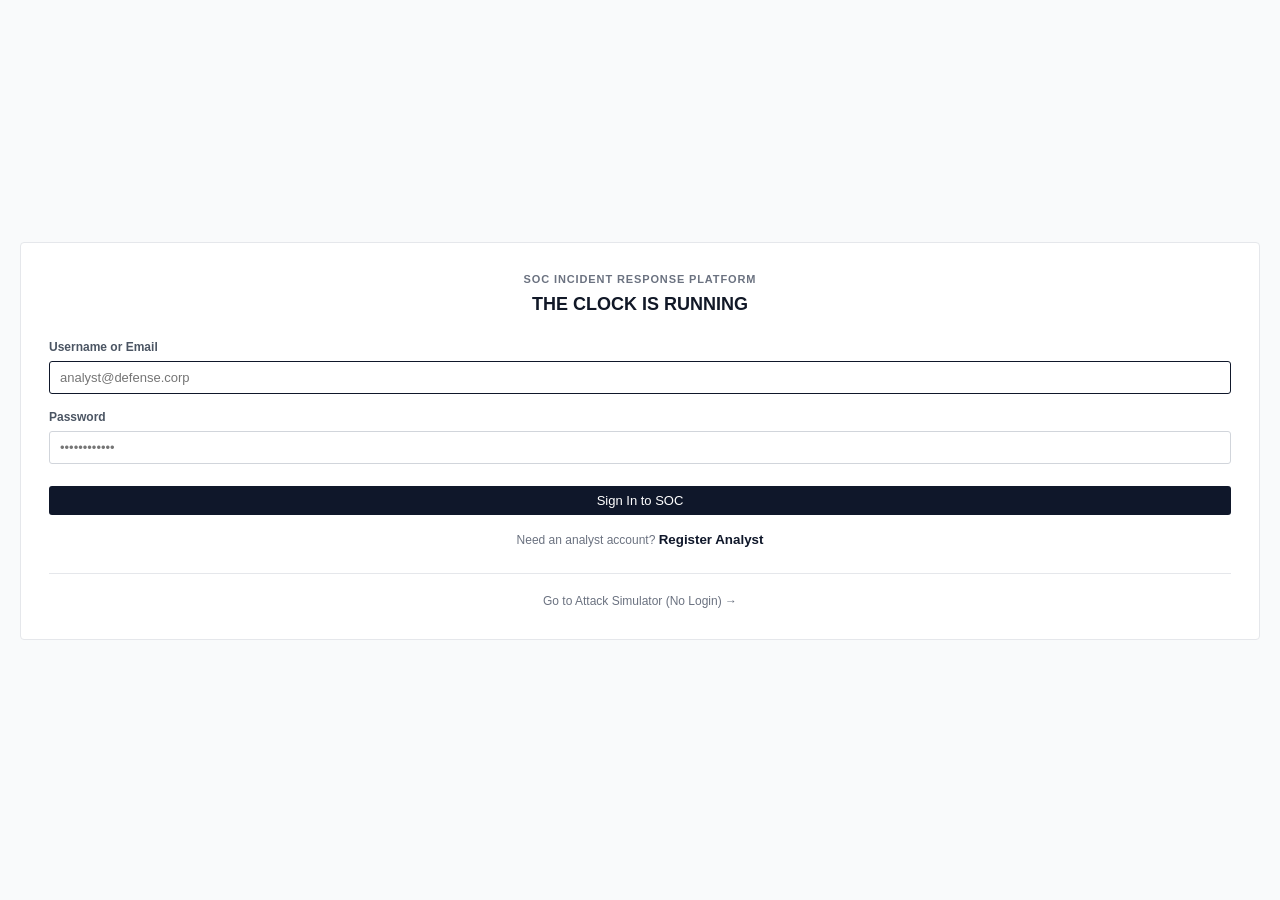
<file: frontend/index.html>
<!DOCTYPE html>
<html lang="en">
<head>
  <meta charset="UTF-8" />
  <meta name="viewport" content="width=device-width, initial-scale=1.0" />
  <title>THE CLOCK IS RUNNING — SOC Platform</title>
  <link rel="stylesheet" href="css/style.css" />
  <script>
    // Root entry point routing
    const token = localStorage.getItem('token');
    if (token) {
      window.location.replace('soc.html');
    } else {
      window.location.replace('login.html');
    }
  </script>
</head>
<body style="min-height: 100vh; display: flex; align-items: center; justify-content: center; background: var(--bg-secondary);">
  <div style="text-align: center; color: var(--text-muted); font-size: 13px;">
    <p>Redirecting to THE CLOCK IS RUNNING...</p>
    <div style="margin-top: 14px;">
      <a href="soc.html" class="btn btn-secondary btn-sm" style="margin-right: 8px;">SOC Dashboard</a>
      <a href="attack.html" class="btn btn-secondary btn-sm">Attack Simulator</a>
    </div>
  </div>
</body>
</html>
</file>
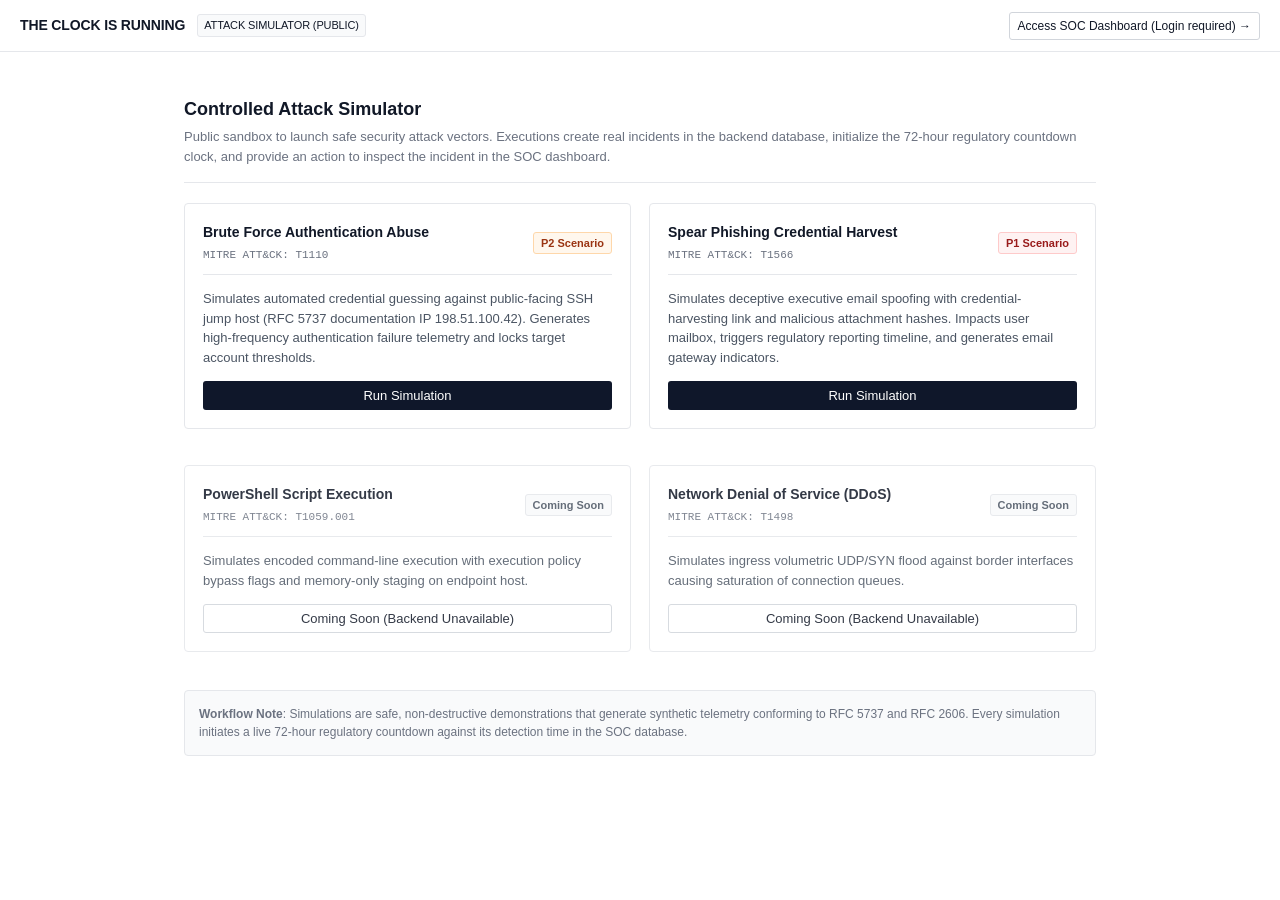
<file: frontend/attack.html>
<!DOCTYPE html>
<html lang="en">
<head>
  <meta charset="UTF-8" />
  <meta name="viewport" content="width=device-width, initial-scale=1.0" />
  <title>Controlled Attack Simulator — THE CLOCK IS RUNNING</title>
  <link rel="stylesheet" href="css/style.css" />
</head>
<body style="min-height: 100vh; background: var(--bg-primary);">

  <!-- Simulator Top Header -->
  <header class="header">
    <div class="header-brand">
      <a href="attack.html" style="display: flex; align-items: center; gap: 8px;">
        <span>THE CLOCK IS RUNNING</span>
      </a>
      <span class="badge-tag">ATTACK SIMULATOR (PUBLIC)</span>
    </div>
    <div class="header-actions">
      <a href="soc.html" class="btn btn-secondary btn-sm">
        Access SOC Dashboard (Login required) &rarr;
      </a>
    </div>
  </header>

  <main class="page-body" style="max-width: 960px; margin-top: 20px;">
    <div class="page-header">
      <div>
        <h1 class="page-title">Controlled Attack Simulator</h1>
        <p class="page-subtitle">
          Public sandbox to launch safe security attack vectors. Executions create real incidents in the backend database,
          initialize the 72-hour regulatory countdown clock, and provide an action to inspect the incident in the SOC dashboard.
        </p>
      </div>
    </div>

    <!-- Alert Messages -->
    <div id="sim-error" class="state-error" style="display: none;"></div>
    <div id="sim-status" style="display: none; padding: 12px 16px; background: #eff6ff; border: 1px solid #bfdbfe; color: #1e40af; border-radius: 4px; margin-bottom: 18px; font-size: 13px;"></div>

    <!-- Simulation Success Result Container -->
    <div id="sim-result-box" style="display: none; padding: 16px 20px; background: #f0fdf4; border: 1px solid #bbf7d0; border-radius: 4px; margin-bottom: 20px;">
      <div style="display: flex; justify-content: space-between; align-items: center; flex-wrap: gap; gap: 12px;">
        <div>
          <div style="font-size: 11px; font-weight: 700; color: #166534; text-transform: uppercase; letter-spacing: 0.05em;">Simulation Success</div>
          <div style="font-size: 15px; font-weight: 600; color: #14532d; margin-top: 2px;">
            Created Incident <span id="res-incident-id" class="mono" style="font-weight: 700;">#—</span>: <span id="res-incident-title">—</span>
          </div>
          <div id="res-incident-desc" style="font-size: 12px; color: #166534; margin-top: 4px;">
            72-hour regulatory clock initialized.
          </div>
        </div>
        <div>
          <a id="btn-open-incident" href="#" class="btn btn-primary" style="background: #15803d; border-color: #15803d; text-decoration: none;">
            Open Incident in SOC &rarr;
          </a>
        </div>
      </div>
    </div>

    <div class="grid-2">
      <!-- Card 1: Brute Force -->
      <div class="panel" style="display: flex; flex-direction: column; justify-content: space-between;">
        <div>
          <div class="panel-header">
            <div>
              <h2 class="panel-title">Brute Force Authentication Abuse</h2>
              <span class="mono" style="font-size: 11px; color: var(--text-muted);">MITRE ATT&CK: T1110</span>
            </div>
            <span class="badge badge-p2">P2 Scenario</span>
          </div>
          <p style="font-size: 13px; color: var(--text-secondary); line-height: 1.5; margin-bottom: 14px;">
            Simulates automated credential guessing against public-facing SSH jump host (RFC 5737 documentation IP 198.51.100.42).
            Generates high-frequency authentication failure telemetry and locks target account thresholds.
          </p>
        </div>
        <button id="btn-sim-bruteforce" class="btn btn-primary" style="width: 100%;">
          Run Simulation
        </button>
      </div>

      <!-- Card 2: Phishing -->
      <div class="panel" style="display: flex; flex-direction: column; justify-content: space-between;">
        <div>
          <div class="panel-header">
            <div>
              <h2 class="panel-title">Spear Phishing Credential Harvest</h2>
              <span class="mono" style="font-size: 11px; color: var(--text-muted);">MITRE ATT&CK: T1566</span>
            </div>
            <span class="badge badge-p1">P1 Scenario</span>
          </div>
          <p style="font-size: 13px; color: var(--text-secondary); line-height: 1.5; margin-bottom: 14px;">
            Simulates deceptive executive email spoofing with credential-harvesting link and malicious attachment hashes.
            Impacts user mailbox, triggers regulatory reporting timeline, and generates email gateway indicators.
          </p>
        </div>
        <button id="btn-sim-phishing" class="btn btn-primary" style="width: 100%;">
          Run Simulation
        </button>
      </div>

      <!-- Card 3: PowerShell -->
      <div class="panel" style="display: flex; flex-direction: column; justify-content: space-between; opacity: 0.85;">
        <div>
          <div class="panel-header">
            <div>
              <h2 class="panel-title">PowerShell Script Execution</h2>
              <span class="mono" style="font-size: 11px; color: var(--text-muted);">MITRE ATT&CK: T1059.001</span>
            </div>
            <span class="badge badge-default">Coming Soon</span>
          </div>
          <p style="font-size: 13px; color: var(--text-secondary); line-height: 1.5; margin-bottom: 14px;">
            Simulates encoded command-line execution with execution policy bypass flags and memory-only staging on endpoint host.
          </p>
        </div>
        <button id="btn-sim-powershell" class="btn btn-secondary" style="width: 100%;">
          Coming Soon (Backend Unavailable)
        </button>
      </div>

      <!-- Card 4: DDoS -->
      <div class="panel" style="display: flex; flex-direction: column; justify-content: space-between; opacity: 0.85;">
        <div>
          <div class="panel-header">
            <div>
              <h2 class="panel-title">Network Denial of Service (DDoS)</h2>
              <span class="mono" style="font-size: 11px; color: var(--text-muted);">MITRE ATT&CK: T1498</span>
            </div>
            <span class="badge badge-default">Coming Soon</span>
          </div>
          <p style="font-size: 13px; color: var(--text-secondary); line-height: 1.5; margin-bottom: 14px;">
            Simulates ingress volumetric UDP/SYN flood against border interfaces causing saturation of connection queues.
          </p>
        </div>
        <button id="btn-sim-ddos" class="btn btn-secondary" style="width: 100%;">
          Coming Soon (Backend Unavailable)
        </button>
      </div>
    </div>

    <div style="margin-top: 20px; padding: 14px; background: var(--bg-secondary); border: 1px solid var(--border-color); border-radius: 4px; font-size: 12px; color: var(--text-muted);">
      <strong>Workflow Note</strong>: Simulations are safe, non-destructive demonstrations that generate synthetic telemetry conforming to RFC 5737 and RFC 2606. Every simulation initiates a live 72-hour regulatory countdown against its detection time in the SOC database.
    </div>
  </main>

  <script src="js/api.js"></script>
  <script src="js/attack.js"></script>
</body>
</html>
</file>
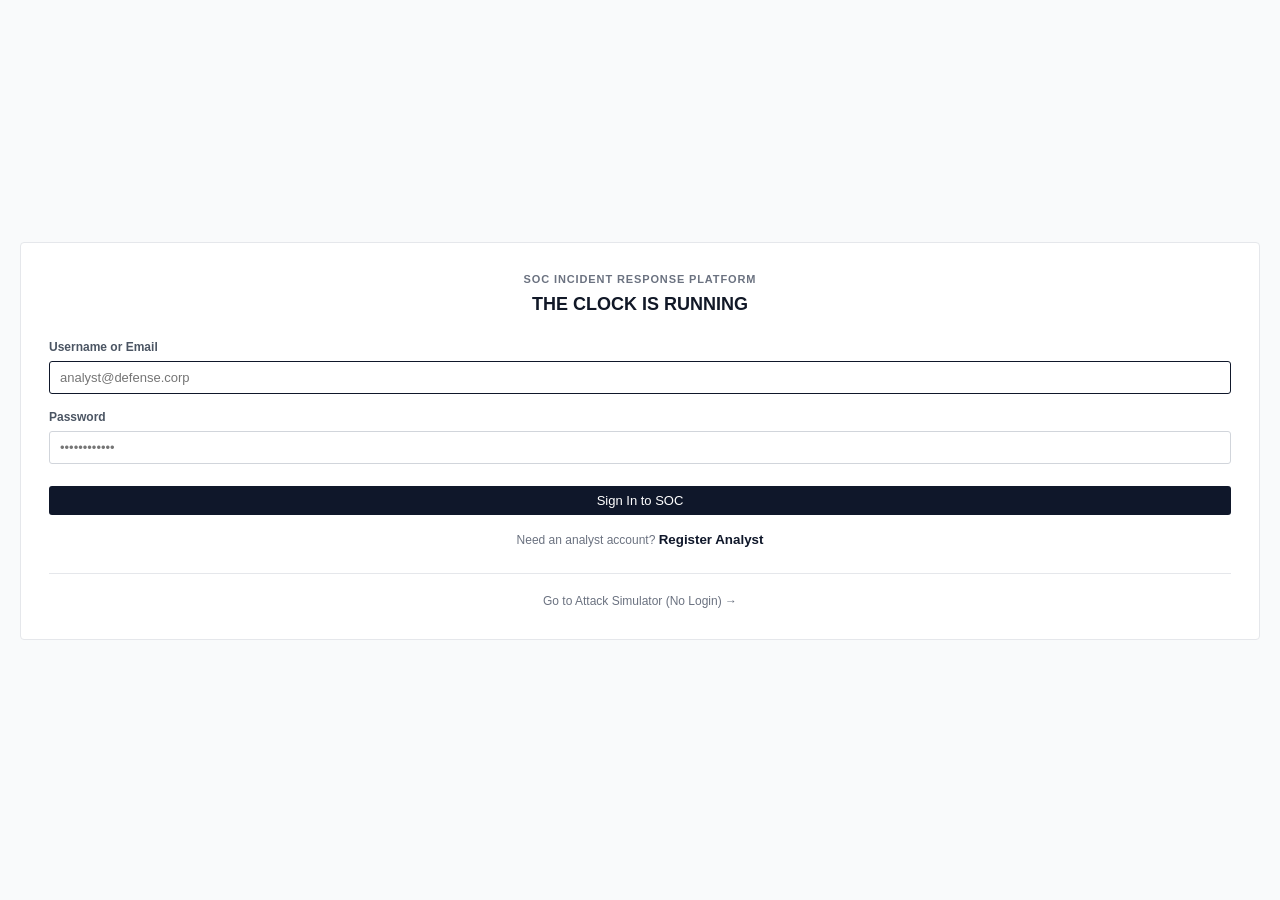
<file: frontend/incident.html>
<!DOCTYPE html>
<html lang="en">
<head>
  <meta charset="UTF-8" />
  <meta name="viewport" content="width=device-width, initial-scale=1.0" />
  <title>Incident Details — THE CLOCK IS RUNNING</title>
  <link rel="stylesheet" href="css/style.css" />
</head>
<body>

  <div class="app-container">
    <!-- Sidebar -->
    <aside class="sidebar">
      <div>
        <div class="nav-section">
          <span class="nav-label">Operations</span>
          <a href="soc.html" class="nav-item active">
            Incidents
          </a>
        </div>

        <div class="nav-section" style="margin-top: 20px;">
          <span class="nav-label">Tools</span>
          <a href="attack.html" class="nav-item">
            Attack Simulator
          </a>
        </div>
      </div>

      <div style="padding: 10px 8px; border-top: 1px solid var(--border-color); font-size: 11px; color: var(--text-muted);">
        <div>NIST SP 800-61 Rev 2</div>
        <div>72h Countdown Active</div>
      </div>
    </aside>

    <!-- Main Content Area -->
    <div class="main-content">
      <!-- Top Header -->
      <header class="header">
        <div class="header-brand">
          <a href="soc.html" style="display: flex; align-items: center; gap: 8px;">
            <span>THE CLOCK IS RUNNING</span>
          </a>
          <span class="badge-tag">SOC TIER-3</span>
        </div>

        <div class="header-actions">
          <a href="attack.html" class="btn btn-secondary btn-sm">
            Attack Simulator
          </a>
          <div id="header-user-info"></div>
        </div>
      </header>

      <main class="page-body">
        <!-- Back Breadcrumb -->
        <div style="margin-bottom: 14px;">
          <a href="soc.html" style="font-size: 12px; color: var(--text-muted);">
            &larr; Back to Incident Queue
          </a>
        </div>

        <!-- Global Status Messages -->
        <div id="alert-error" class="state-error" style="display: none;"></div>
        <div id="alert-success" style="display: none; padding: 10px 14px; background: #f0fdf4; border: 1px solid #bbf7d0; color: #166534; border-radius: 4px; margin-bottom: 14px; font-size: 13px;"></div>

        <!-- Incident Headline Header -->
        <div class="page-header" style="align-items: center;">
          <div>
            <div style="display: flex; align-items: center; gap: 8px; margin-bottom: 4px;">
              <span id="label-incident-id" class="mono" style="font-size: 16px; font-weight: 600;">#—</span>
              <h1 id="label-incident-title" class="page-title" style="margin: 0;">Loading incident...</h1>
            </div>
            <div style="display: flex; align-items: center; gap: 10px; font-size: 13px;">
              <span id="badge-status-container"></span>
              <span id="badge-priority-container"></span>
              <span class="mono" style="font-size: 12px; color: var(--text-secondary);">
                Vector: <strong id="label-attack-type">—</strong>
              </span>
              <span style="color: var(--text-muted);">|</span>
              <span id="label-detected-at" style="font-size: 12px; color: var(--text-muted);">
                Detected: —
              </span>
            </div>
          </div>

          <!-- 72-Hour Quick Countdown Widget -->
          <div id="clock-widget-container" style="min-width: 240px;">
            <!-- Dynamically populated -->
          </div>
        </div>

        <!-- Tab Controls -->
        <div class="tabs">
          <button id="tab-btn-overview" class="tab active" data-tab="overview">Overview</button>
          <button id="tab-btn-timeline" class="tab" data-tab="timeline">Timeline (<span id="count-timeline">0</span>)</button>
          <button id="tab-btn-evidence" class="tab" data-tab="evidence">Evidence (<span id="count-evidence">0</span>)</button>
          <button id="tab-btn-nist" class="tab" data-tab="nist">NIST & ATT&CK</button>
          <button id="tab-btn-ai" class="tab" data-tab="ai">AI Analysis <span id="count-ai"></span></button>
          <button id="tab-btn-clock" class="tab" data-tab="clock">72-Hour Regulatory Clock</button>
        </div>

        <!-- =================== TAB 1: OVERVIEW =================== -->
        <div id="tab-content-overview" class="tab-panel">
          <div class="grid-2">
            <!-- Left: Description and Controls -->
            <div class="panel">
              <div class="panel-header">
                <h2 class="panel-title">What Happened</h2>
                <span id="label-source" class="badge badge-default">Source: simulator</span>
              </div>
              <p id="label-description" style="white-space: pre-wrap; color: var(--text-secondary); font-size: 13px; line-height: 1.6;">
                Loading telemetry...
              </p>

              <div style="margin-top: 20px; padding-top: 16px; border-top: 1px solid var(--border-color);">
                <div class="panel-title" style="margin-bottom: 10px; font-size: 13px;">Lifecycle Controls</div>

                <div style="display: flex; gap: 10px; align-items: flex-end;">
                  <div class="form-group" style="margin-bottom: 0; flex: 1;">
                    <label class="form-label">Update Status</label>
                    <select id="select-status" class="form-select">
                      <option value="Open">Open</option>
                      <option value="Under Investigation">Under Investigation</option>
                      <option value="Contained">Contained</option>
                      <option value="Eradicated">Eradicated</option>
                      <option value="Recovered">Recovered</option>
                      <option value="Closed">Closed</option>
                    </select>
                  </div>
                  <button id="btn-apply-status" class="btn btn-secondary">Apply Status</button>
                </div>

                <div style="display: flex; gap: 10px; align-items: flex-end; margin-top: 12px;">
                  <div class="form-group" style="margin-bottom: 0; flex: 1;">
                    <label class="form-label">Update Priority</label>
                    <select id="select-priority" class="form-select">
                      <option value="P1">P1 — Critical (Business Impact)</option>
                      <option value="P2">P2 — High</option>
                      <option value="P3">P3 — Moderate</option>
                      <option value="P4">P4 — Low / Informational</option>
                    </select>
                  </div>
                  <button id="btn-apply-priority" class="btn btn-secondary">Apply Priority</button>
                </div>
              </div>
            </div>

            <!-- Right: Assets, Users, and IoCs -->
            <div>
              <!-- Affected Assets & Users -->
              <div class="panel">
                <div class="panel-header">
                  <h2 class="panel-title">Scope & Affected Infrastructure</h2>
                </div>

                <div style="margin-bottom: 14px;">
                  <div style="font-size: 12px; font-weight: 600; color: var(--text-muted); margin-bottom: 4px;">AFFECTED SYSTEMS / ASSETS</div>
                  <div id="list-assets" style="display: flex; flex-wrap: wrap; gap: 6px;">
                    <span style="font-size: 12px; color: var(--text-muted);">None recorded</span>
                  </div>
                </div>

                <div>
                  <div style="font-size: 12px; font-weight: 600; color: var(--text-muted); margin-bottom: 4px;">AFFECTED USERS / IDENTITIES</div>
                  <div id="list-users" style="display: flex; flex-wrap: wrap; gap: 6px;">
                    <span style="font-size: 12px; color: var(--text-muted);">None recorded</span>
                  </div>
                </div>
              </div>

              <!-- Indicators of Compromise -->
              <div class="panel">
                <div class="panel-header">
                  <h2 class="panel-title">Indicators of Compromise (IoCs)</h2>
                  <button id="btn-toggle-add-ioc" class="btn btn-secondary btn-sm">+ Add IoC</button>
                </div>

                <!-- Add IoC form -->
                <form id="form-add-ioc" style="display: none; margin-bottom: 14px; padding: 10px; background: var(--bg-secondary); border-radius: 4px;">
                  <div style="display: flex; gap: 8px; margin-bottom: 8px;">
                    <select id="new-ioc-type" class="form-select" style="width: 120px;">
                      <option value="ip">IP</option>
                      <option value="domain">Domain</option>
                      <option value="url">URL</option>
                      <option value="hash">Hash</option>
                      <option value="email">Email</option>
                      <option value="process">Process</option>
                    </select>
                    <input type="text" id="new-ioc-value" class="form-input" placeholder="Indicator value..." required />
                  </div>
                  <input type="text" id="new-ioc-desc" class="form-input" placeholder="Description / Context (optional)" style="margin-bottom: 8px;" />
                  <div style="display: flex; gap: 6px;">
                    <button type="submit" id="btn-save-ioc" class="btn btn-primary btn-sm">Save IoC</button>
                    <button type="button" id="btn-cancel-ioc" class="btn btn-secondary btn-sm">Cancel</button>
                  </div>
                </form>

                <div id="ioc-table-container">
                  <table style="font-size: 12px;">
                    <thead>
                      <tr>
                        <th>Type</th>
                        <th>Value</th>
                        <th>Description</th>
                      </tr>
                    </thead>
                    <tbody id="ioc-rows">
                      <!-- Rendered dynamically -->
                    </tbody>
                  </table>
                </div>
              </div>
            </div>
          </div>
        </div>

        <!-- =================== TAB 2: TIMELINE =================== -->
        <div id="tab-content-timeline" class="tab-panel" style="display: none;">
          <div class="panel" style="padding: 0;">
            <div class="panel-header" style="padding: 14px 18px; margin: 0;">
              <h2 class="panel-title">Audit Trail & Activity Log</h2>
              <span style="font-size: 12px; color: var(--text-muted);">
                Immutable chronological records from Core-1 engine
              </span>
            </div>

            <div id="timeline-empty" class="state-empty" style="display: none; margin: 20px;">
              No timeline events recorded yet.
            </div>

            <div id="timeline-table-wrapper" class="table-container" style="border: none;">
              <table>
                <thead>
                  <tr>
                    <th style="width: 160px;">Timestamp (UTC)</th>
                    <th>Event</th>
                    <th>Actor</th>
                    <th>Source</th>
                    <th>Description</th>
                    <th>Transition</th>
                  </tr>
                </thead>
                <tbody id="timeline-rows">
                  <!-- Rendered dynamically -->
                </tbody>
              </table>
            </div>
          </div>
        </div>

        <!-- =================== TAB 3: EVIDENCE =================== -->
        <div id="tab-content-evidence" class="tab-panel" style="display: none;">
          <div class="panel" style="padding: 0;">
            <div class="panel-header" style="padding: 14px 18px; margin: 0;">
              <div>
                <h2 class="panel-title">Forensic Evidence Metadata</h2>
                <p style="font-size: 12px; color: var(--text-muted); margin-top: 2px;">
                  SHA-256 integrity verification hashes logged during investigation.
                </p>
              </div>
              <button id="btn-toggle-add-evidence" class="btn btn-secondary btn-sm">+ Log Evidence Item</button>
            </div>

            <!-- Add Evidence Form -->
            <form id="form-add-evidence" style="display: none; padding: 16px 18px; border-bottom: 1px solid var(--border-color); background: var(--bg-secondary);">
              <div style="display: grid; grid-template-columns: repeat(auto-fit, minmax(200px, 1fr)); gap: 10px; margin-bottom: 10px;">
                <div>
                  <label class="form-label">Evidence Type</label>
                  <input type="text" id="new-ev-type" class="form-input" value="Disk Image" required />
                </div>
                <div>
                  <label class="form-label">Source System</label>
                  <input type="text" id="new-ev-source" class="form-input" value="Host Agent" required />
                </div>
                <div>
                  <label class="form-label">Collector (Analyst ID)</label>
                  <input type="text" id="new-ev-collector" class="form-input" value="analyst" required />
                </div>
              </div>
              <div class="form-group">
                <label class="form-label">SHA-256 Hash</label>
                <input type="text" id="new-ev-hash" class="form-input mono" placeholder="64-character hex hash" />
              </div>
              <div class="form-group">
                <label class="form-label">Description / Custody Notes</label>
                <input type="text" id="new-ev-desc" class="form-input" placeholder="Evidence custody notes..." />
              </div>
              <div style="display: flex; gap: 6px;">
                <button type="submit" id="btn-save-evidence" class="btn btn-primary btn-sm">Save Evidence Record</button>
                <button type="button" id="btn-cancel-evidence" class="btn btn-secondary btn-sm">Cancel</button>
              </div>
            </form>

            <div id="evidence-empty" class="state-empty" style="display: none; margin: 20px;">
              No evidence metadata logged for this incident.
            </div>

            <div id="evidence-table-wrapper" class="table-container" style="border: none;">
              <table>
                <thead>
                  <tr>
                    <th>ID</th>
                    <th>Type</th>
                    <th>Source</th>
                    <th>Collector</th>
                    <th>SHA-256 Checksum</th>
                    <th>Collected At</th>
                    <th>Notes</th>
                  </tr>
                </thead>
                <tbody id="evidence-rows">
                  <!-- Rendered dynamically -->
                </tbody>
              </table>
            </div>
          </div>
        </div>

        <!-- =================== TAB 4: NIST & ATT&CK =================== -->
        <div id="tab-content-nist" class="tab-panel" style="display: none;">
          <div class="grid-2">
            <!-- NIST IR Lifecycle -->
            <div class="panel">
              <div class="panel-header">
                <h2 class="panel-title">NIST SP 800-61 Lifecycle</h2>
                <span id="badge-nist-current" class="badge badge-default">Phase</span>
              </div>

              <div style="margin-bottom: 16px;">
                <div style="font-size: 12px; color: var(--text-muted); margin-bottom: 8px;">
                  Active phase managed via single source of truth Core-1 state machine.
                </div>

                <div class="form-group">
                  <label class="form-label">Transition To Phase</label>
                  <select id="select-nist-phase" class="form-select">
                    <option value="Preparation">Preparation</option>
                    <option value="Detection & Analysis">Detection & Analysis</option>
                    <option value="Containment, Eradication & Recovery">Containment, Eradication & Recovery</option>
                    <option value="Post-Incident Activity">Post-Incident Activity</option>
                  </select>
                </div>

                <div class="form-group">
                  <label class="form-label">Transition Rationale (Audit Log)</label>
                  <textarea id="text-nist-rationale" class="form-textarea" rows="2" placeholder="Reason for transitioning phase..."></textarea>
                </div>

                <button id="btn-execute-nist" class="btn btn-primary btn-sm">Execute NIST Transition</button>
              </div>

              <div style="border-top: 1px solid var(--border-color); padding-top: 14px;">
                <div style="font-size: 12px; font-weight: 600; color: var(--text-secondary); margin-bottom: 8px;">
                  Phase Transition History
                </div>
                <div id="nist-history-container" style="display: flex; flex-direction: column; gap: 8px;">
                  <!-- Rendered dynamically -->
                </div>
              </div>
            </div>

            <!-- MITRE ATT&CK Classification -->
            <div class="panel">
              <div class="panel-header">
                <h2 class="panel-title">MITRE ATT&CK Classification</h2>
                <span id="label-attack-vector" class="mono badge badge-default">—</span>
              </div>

              <div style="font-size: 13px; color: var(--text-secondary); line-height: 1.6;">
                <p>
                  The system associates detected incidents with verified MITRE ATT&CK techniques based on
                  telemetry signatures and authoritative project knowledge documents.
                </p>

                <div style="margin-top: 16px; display: flex; flex-direction: column; gap: 10px;">
                  <div style="padding: 12px; border: 1px solid var(--border-color); border-radius: 4px; background: var(--bg-secondary);">
                    <div style="display: flex; justify-content: space-between; align-items: center;">
                      <strong>Active Scenario Vector</strong>
                      <span id="label-mitre-active" class="mono" style="font-weight: 600;">—</span>
                    </div>
                    <div id="label-mitre-source" style="font-size: 12px; color: var(--text-muted); margin-top: 4px;">
                      Source: simulator
                    </div>
                  </div>

                  <div id="mitre-ai-suggestion-box" style="display: none; padding: 12px; border: 1px solid var(--border-color); border-radius: 4px; background: var(--bg-primary);">
                    <div style="display: flex; justify-content: space-between; align-items: center;">
                      <span style="font-size: 12px; font-weight: 600;">AI Suggested Technique:</span>
                      <span id="badge-ai-technique" class="mono badge badge-p2" style="font-size: 12px;">—</span>
                    </div>
                    <div style="font-size: 12px; color: var(--text-secondary); margin-top: 6px;">
                      Name: <strong id="label-ai-technique-name">—</strong>
                    </div>
                    <div style="font-size: 12px; color: var(--text-muted); margin-top: 4px;">
                      Status: <strong id="label-ai-technique-status">—</strong>
                    </div>
                  </div>
                </div>
              </div>
            </div>
          </div>
        </div>

        <!-- =================== TAB 5: AI ANALYSIS =================== -->
        <div id="tab-content-ai" class="tab-panel" style="display: none;">
          <!-- Mandatory Advisory Banner -->
          <div class="advisory-box">
            <strong>AI Suggested — Human Review Required</strong>: AI suggestions are advisory only and must be validated by a human incident responder before containment or breach actions.
          </div>

          <!-- Controls Header -->
          <div style="display: flex; justify-content: space-between; align-items: center; margin-bottom: 16px;">
            <div style="display: flex; align-items: center; gap: 10px;">
              <span style="font-size: 13px; font-weight: 600;">Analysis History:</span>
              <select id="select-ai-history" class="form-select" style="width: auto; padding: 4px 8px; font-size: 12px;">
                <option value="">No analyses generated yet</option>
              </select>
            </div>

            <div style="display: flex; gap: 8px;">
              <button id="btn-run-ai" class="btn btn-secondary btn-sm">Run Analysis</button>
              <button id="btn-reanalyze-ai" class="btn btn-primary btn-sm">Re-Analyze Incident</button>
            </div>
          </div>

          <!-- Empty state when no analysis generated -->
          <div id="ai-empty" class="state-empty" style="display: none;">
            <p>No AI analysis has been executed for this incident yet.</p>
            <button id="btn-init-ai" class="btn btn-primary" style="margin-top: 12px;">
              Generate AI Advisory Analysis
            </button>
          </div>

          <!-- Analysis Details Panel -->
          <div id="ai-panel" class="panel" style="display: none;">
            <div class="panel-header">
              <div>
                <div style="display: flex; align-items: center; gap: 8px;">
                  <h2 id="ai-record-title" class="panel-title">Analysis Record #—</h2>
                  <span id="ai-status-badge" class="badge badge-default">PENDING</span>
                  <span id="ai-provider-badge" class="badge badge-default" style="font-size: 10px;">Provider: gemini</span>
                </div>
                <div id="ai-metadata-line" style="font-size: 11px; color: var(--text-muted); margin-top: 2px;">
                  Generated: —
                </div>
              </div>

              <!-- Human Review Action Buttons -->
              <div style="display: flex; gap: 8px;">
                <button id="btn-ai-accept" class="btn btn-secondary btn-sm" style="color: #166534; border-color: #bbf7d0;">
                  Accept Suggestion
                </button>
                <button id="btn-ai-reject-toggle" class="btn btn-secondary btn-sm" style="color: #991b1b; border-color: #fecaca;">
                  Reject
                </button>
                <button id="btn-ai-override-toggle" class="btn btn-secondary btn-sm">
                  Override Values
                </button>
              </div>
            </div>

            <!-- Inline Reject Box -->
            <div id="ai-reject-box" style="display: none; padding: 12px; background: #fef2f2; border: 1px solid #fecaca; border-radius: 4px; margin-bottom: 14px;">
              <div class="form-group">
                <label class="form-label" style="color: #991b1b;">Rejection Reason (Audit Trail)</label>
                <input type="text" id="ai-reject-reason" class="form-input" placeholder="Why is this suggestion rejected? (e.g. benign vulnerability scanner)" />
              </div>
              <div style="display: flex; gap: 8px;">
                <button id="btn-ai-confirm-reject" class="btn btn-danger btn-sm">Confirm Rejection</button>
                <button id="btn-ai-cancel-reject" class="btn btn-secondary btn-sm">Cancel</button>
              </div>
            </div>

            <!-- Inline Override Box -->
            <div id="ai-override-box" style="display: none; padding: 12px; background: var(--bg-secondary); border: 1px solid var(--border-color); border-radius: 4px; margin-bottom: 14px;">
              <div style="font-weight: 600; font-size: 13px; margin-bottom: 8px;">Analyst Override Specifications</div>
              <div style="display: grid; grid-template-columns: repeat(auto-fit, minmax(180px, 1fr)); gap: 10px; margin-bottom: 10px;">
                <div>
                  <label class="form-label">Incident Type</label>
                  <input type="text" id="override-type" class="form-input" />
                </div>
                <div>
                  <label class="form-label">ATT&CK Technique ID</label>
                  <input type="text" id="override-technique" class="form-input mono" />
                </div>
                <div>
                  <label class="form-label">NIST Phase</label>
                  <select id="override-phase" class="form-select">
                    <option value="Preparation">Preparation</option>
                    <option value="Detection & Analysis">Detection & Analysis</option>
                    <option value="Containment, Eradication & Recovery">Containment, Eradication & Recovery</option>
                    <option value="Post-Incident Activity">Post-Incident Activity</option>
                  </select>
                </div>
                <div>
                  <label class="form-label">Severity Level</label>
                  <select id="override-severity" class="form-select">
                    <option value="Low">Low</option>
                    <option value="Medium">Medium</option>
                    <option value="High">High</option>
                    <option value="Critical">Critical</option>
                    <option value="Not Determined">Not Determined</option>
                  </select>
                </div>
              </div>
              <div style="display: flex; gap: 8px;">
                <button id="btn-ai-confirm-override" class="btn btn-primary btn-sm">Submit Analyst Override</button>
                <button id="btn-ai-cancel-override" class="btn btn-secondary btn-sm">Cancel</button>
              </div>
            </div>

            <!-- Suggestion Grid -->
            <div class="grid-2" style="margin-bottom: 16px;">
              <div style="padding: 12px; background: var(--bg-secondary); border: 1px solid var(--border-color); border-radius: 3px;">
                <div class="metric-label">SUGGESTED INCIDENT TYPE & TECHNIQUE</div>
                <div id="ai-suggested-type" style="font-size: 16px; font-weight: 600; margin-top: 4px;">—</div>
                <div class="mono" style="font-size: 12px; color: var(--text-secondary); margin-top: 2px;">
                  Technique: <strong id="ai-suggested-technique">—</strong>
                </div>
              </div>

              <div style="padding: 12px; background: var(--bg-secondary); border: 1px solid var(--border-color); border-radius: 3px;">
                <div class="metric-label">SEVERITY & NIST PHASE SUGGESTION</div>
                <div style="display: flex; gap: 10px; align-items: center; margin-top: 4px;">
                  <span id="ai-severity-badge-container"></span>
                  <span style="font-size: 12px; color: var(--text-muted);">(Independent from Priority)</span>
                </div>
                <div style="font-size: 12px; color: var(--text-secondary); margin-top: 6px;">
                  Suggested Phase: <strong id="ai-suggested-phase">—</strong>
                </div>
              </div>
            </div>

            <!-- Analytical Justification -->
            <div style="margin-bottom: 16px;">
              <div style="font-size: 12px; font-weight: 600; color: var(--text-muted); margin-bottom: 4px;">
                ANALYTICAL JUSTIFICATION
              </div>
              <p id="ai-reason" style="font-size: 13px; color: var(--text-secondary); line-height: 1.6; background: var(--bg-primary); padding: 10px 12px; border: 1px solid var(--border-color); border-radius: 3px;">
                —
              </p>
            </div>

            <!-- Recommended Next Actions -->
            <div>
              <div style="font-size: 12px; font-weight: 600; color: var(--text-muted); margin-bottom: 6px;">
                RECOMMENDED NEXT ACTIONS (HUMAN AUTHORIZATION REQUIRED)
              </div>
              <ul id="ai-actions-list" style="padding-left: 18px; font-size: 13px; color: var(--text-primary); display: flex; flex-direction: column; gap: 6px;">
                <!-- Dynamically populated -->
              </ul>
            </div>
          </div>
        </div>

        <!-- =================== TAB 6: 72-HOUR REGULATORY CLOCK =================== -->
        <div id="tab-content-clock" class="tab-panel" style="display: none;">
          <div class="panel">
            <div class="panel-header">
              <div>
                <h2 class="panel-title">72-Hour Regulatory Countdown Engine</h2>
                <p style="font-size: 12px; color: var(--text-muted); margin-top: 2px;">
                  Calculated strictly server-side from incident detection timestamp.
                </p>
              </div>
              <span id="clock-compliance-badge" class="badge badge-default">—</span>
            </div>

            <div id="clock-full-widget" style="max-width: 420px; margin-bottom: 20px;">
              <!-- Dynamically populated -->
            </div>

            <div class="grid-2">
              <div style="padding: 14px; background: var(--bg-secondary); border: 1px solid var(--border-color); border-radius: 4px;">
                <div class="metric-label">DETECTION TIMESTAMP</div>
                <div id="clock-full-detected" class="mono" style="font-size: 14px; font-weight: 600;">—</div>
                <div id="clock-full-elapsed" style="font-size: 12px; color: var(--text-muted); margin-top: 4px;">
                  Elapsed Time: —
                </div>
              </div>

              <div style="padding: 14px; background: var(--bg-secondary); border: 1px solid var(--border-color); border-radius: 4px;">
                <div class="metric-label">REGULATORY DEADLINE (T + 72 Hours)</div>
                <div id="clock-full-deadline" class="mono" style="font-size: 14px; font-weight: 600;">—</div>
                <div id="clock-full-compliance" style="font-size: 12px; color: var(--text-muted); margin-top: 4px;">
                  Compliance Flag: —
                </div>
              </div>
            </div>

            <div style="margin-top: 16px; padding: 12px 14px; border: 1px solid var(--border-color); border-radius: 4px; font-size: 12px; color: var(--text-muted);">
              <strong>Notice</strong>: The 72-hour regulatory countdown reflects automated elapsed time tracking against the initial detection timestamp. Regulatory reporting and breach notifications require authoritative review by organizational compliance officers.
            </div>
          </div>
        </div>
      </main>
    </div>
  </div>

  <script src="js/api.js"></script>
  <script src="js/auth.js"></script>
  <script src="js/incident.js"></script>
</body>
</html>
</file>
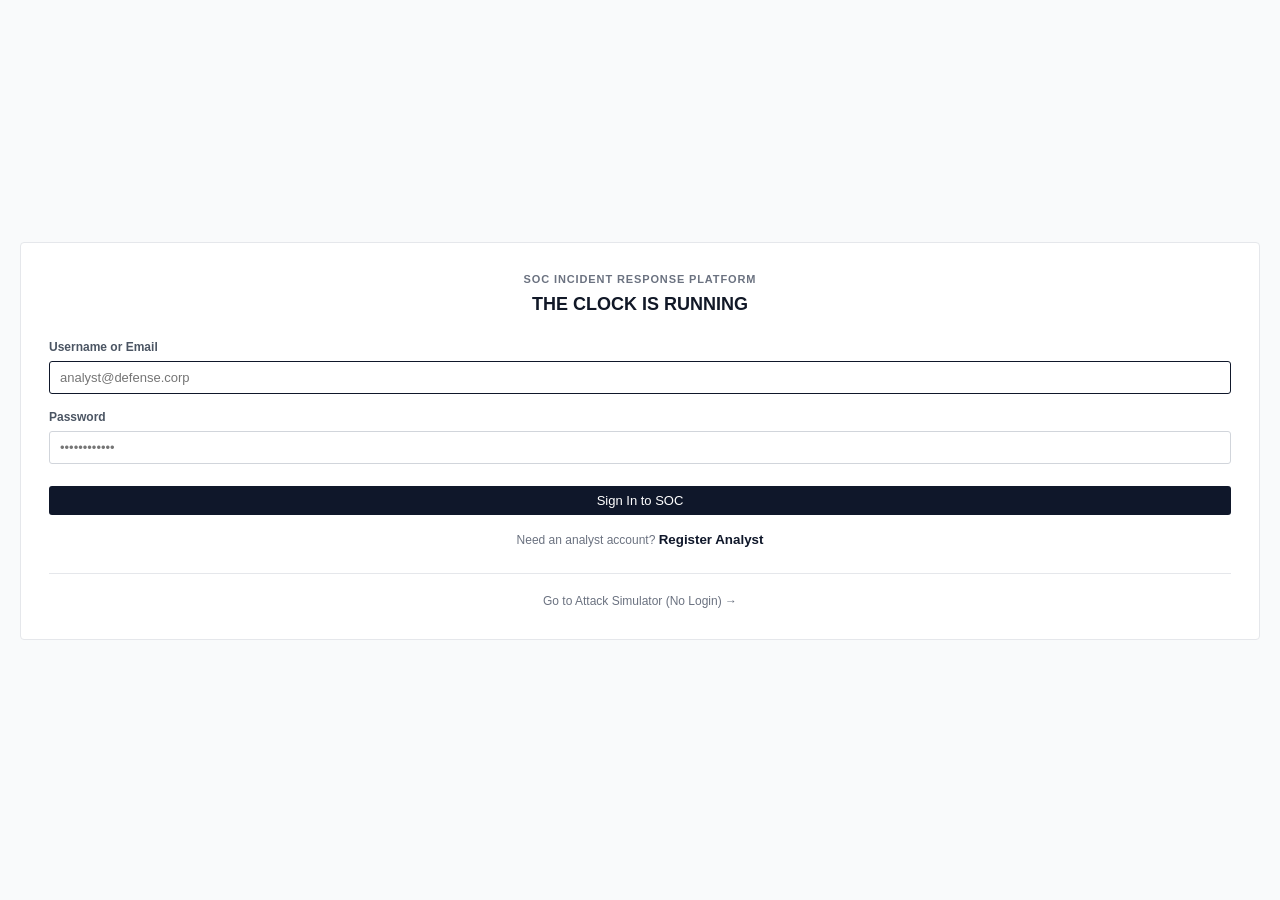
<file: frontend/login.html>
<!DOCTYPE html>
<html lang="en">
<head>
  <meta charset="UTF-8" />
  <meta name="viewport" content="width=device-width, initial-scale=1.0" />
  <title>SOC Authentication — THE CLOCK IS RUNNING</title>
  <link rel="stylesheet" href="css/style.css" />
</head>
<body style="min-height: 100vh; display: flex; align-items: center; justify-content: center; background: var(--bg-secondary); padding: 20px;">

  <div class="panel" style="width: 100%; maxWidth: 400px; padding: 28px;">
    <div style="margin-bottom: 20px; text-align: center;">
      <div style="font-size: 11px; font-weight: 600; color: var(--text-muted); letter-spacing: 0.08em; text-transform: uppercase;">
        SOC Incident Response Platform
      </div>
      <h1 style="font-size: 18px; font-weight: 600; margin-top: 4px;">
        THE CLOCK IS RUNNING
      </h1>
    </div>

    <!-- Error message alert -->
    <div id="alert-error" class="state-error" style="display: none;"></div>
    <!-- Success message alert -->
    <div id="alert-success" style="display: none; padding: 10px 14px; background: #f0fdf4; border: 1px solid #bbf7d0; color: #166534; border-radius: 4px; margin-bottom: 14px; font-size: 13px;"></div>

    <!-- Login Form -->
    <form id="form-login">
      <div class="form-group">
        <label class="form-label">Username or Email</label>
        <input type="text" id="login-username" class="form-input" placeholder="analyst@defense.corp" required autofocus />
      </div>

      <div class="form-group">
        <label class="form-label">Password</label>
        <input type="password" id="login-password" class="form-input" placeholder="••••••••••••" required />
      </div>

      <button type="submit" id="btn-login-submit" class="btn btn-primary" style="width: 100%; margin-top: 8px;">
        Sign In to SOC
      </button>

      <div style="margin-top: 16px; text-align: center; font-size: 12px;">
        <span style="color: var(--text-muted);">Need an analyst account? </span>
        <button type="button" id="btn-toggle-register" style="background: none; border: none; color: var(--accent); cursor: pointer; font-weight: 600;">
          Register Analyst
        </button>
      </div>
    </form>

    <!-- Registration Form (Toggleable) -->
    <form id="form-register" style="display: none;">
      <div class="form-group">
        <label class="form-label">Username</label>
        <input type="text" id="reg-username" class="form-input" placeholder="analyst_id" required />
      </div>

      <div class="form-group">
        <label class="form-label">Official Email</label>
        <input type="email" id="reg-email" class="form-input" placeholder="analyst@defense.corp" required />
      </div>

      <div class="form-group">
        <label class="form-label">Password</label>
        <input type="password" id="reg-password" class="form-input" placeholder="Minimum 6 characters" required />
      </div>

      <button type="submit" id="btn-register-submit" class="btn btn-primary" style="width: 100%; margin-top: 8px;">
        Create Analyst Account
      </button>

      <div style="margin-top: 16px; text-align: center; font-size: 12px;">
        <button type="button" id="btn-toggle-login" style="background: none; border: none; color: var(--accent); cursor: pointer; font-weight: 600;">
          &larr; Back to Login
        </button>
      </div>
    </form>

    <div style="margin-top: 24px; padding-top: 16px; border-top: 1px solid var(--border-color); text-align: center;">
      <a href="attack.html" style="font-size: 12px; color: var(--text-muted);">
        Go to Attack Simulator (No Login) &rarr;
      </a>
    </div>
  </div>

  <script src="js/api.js"></script>
  <script src="js/auth.js"></script>
  <script src="js/login.js"></script>
</body>
</html>
</file>
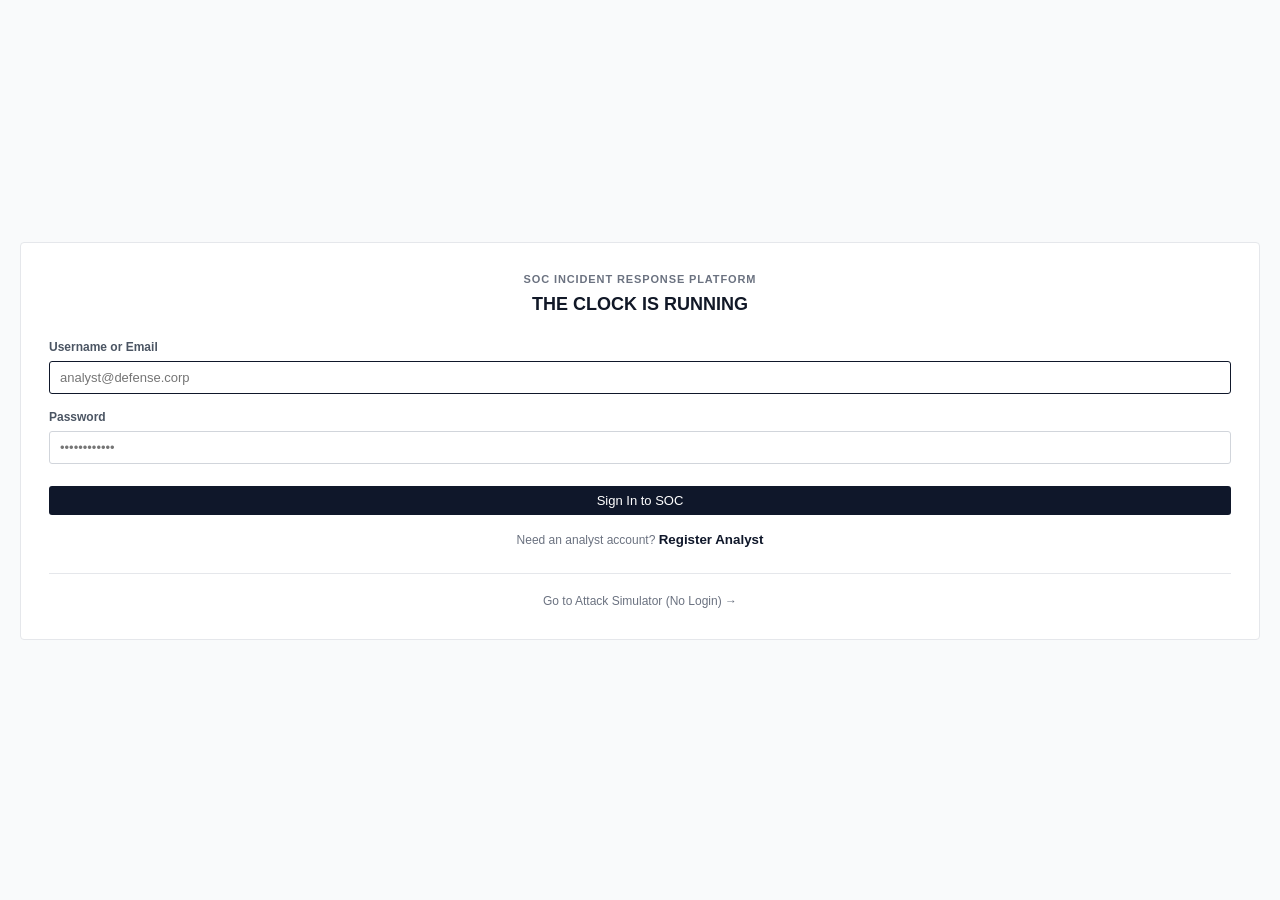
<file: frontend/mfa.html>
<!DOCTYPE html>
<html lang="en">
<head>
  <meta charset="UTF-8" />
  <meta name="viewport" content="width=device-width, initial-scale=1.0" />
  <title>Security Verification — THE CLOCK IS RUNNING</title>
  <link rel="stylesheet" href="css/style.css" />
</head>
<body style="min-height: 100vh; display: flex; align-items: center; justify-content: center; background: var(--bg-secondary); padding: 20px;">

  <div class="panel" style="width: 100%; max-width: 420px; padding: 28px;">
    <div style="margin-bottom: 20px; text-align: center;">
      <div style="font-size: 11px; font-weight: 600; color: var(--text-muted); letter-spacing: 0.08em; text-transform: uppercase;">
        Two-Factor Security Verification
      </div>
      <h1 style="font-size: 18px; font-weight: 600; margin-top: 4px;">
        Email Verification Code
      </h1>
      <p style="font-size: 13px; color: var(--text-muted); margin-top: 4px;">
        Enter the 6-digit code sent to your email.
      </p>
      <div id="mfa-target-email" style="display: none; font-size: 12px; color: var(--accent); font-weight: 500; margin-top: 4px;"></div>
    </div>

    <!-- Error message alert -->
    <div id="alert-error" class="state-error" style="display: none; margin-bottom: 14px;"></div>
    <!-- Success/info message alert -->
    <div id="alert-info" style="display: none; padding: 10px 14px; background: #eff6ff; border: 1px solid #bfdbfe; color: #1e40af; border-radius: 4px; margin-bottom: 14px; font-size: 13px;"></div>

    <form id="form-mfa">
      <div class="form-group">
        <label class="form-label" style="text-align: center; display: block;">6-Digit Verification Code</label>
        <input
          type="text"
          id="mfa-otp"
          inputmode="numeric"
          pattern="[0-9]{6}"
          maxlength="6"
          class="form-input"
          placeholder="000000"
          style="font-size: 24px; letter-spacing: 0.35em; text-align: center; font-family: var(--font-mono); font-weight: 600;"
          required
          autofocus
        />
        <div style="display: flex; justify-content: space-between; align-items: center; margin-top: 8px; font-size: 12px; color: var(--text-muted);">
          <span id="mfa-expiry-timer">Expires in: 5:00</span>
          <span id="mfa-attempts-hint">Max 5 attempts</span>
        </div>
      </div>

      <button type="submit" id="btn-mfa-submit" class="btn btn-primary" style="width: 100%; margin-top: 10px;">
        Verify & Open SOC Dashboard
      </button>

      <button type="button" id="btn-mfa-resend" class="btn btn-secondary" style="width: 100%; margin-top: 8px;" disabled>
        Resend Code (<span id="resend-countdown">60</span>s)
      </button>

      <div style="margin-top: 20px; text-align: center; font-size: 12px;">
        <a href="login.html" style="color: var(--accent); text-decoration: none;">
          &larr; Back to Login
        </a>
      </div>
    </form>
  </div>

  <script src="js/api.js"></script>
  <script src="js/auth.js"></script>
  <script src="js/mfa.js"></script>
</body>
</html>
</file>
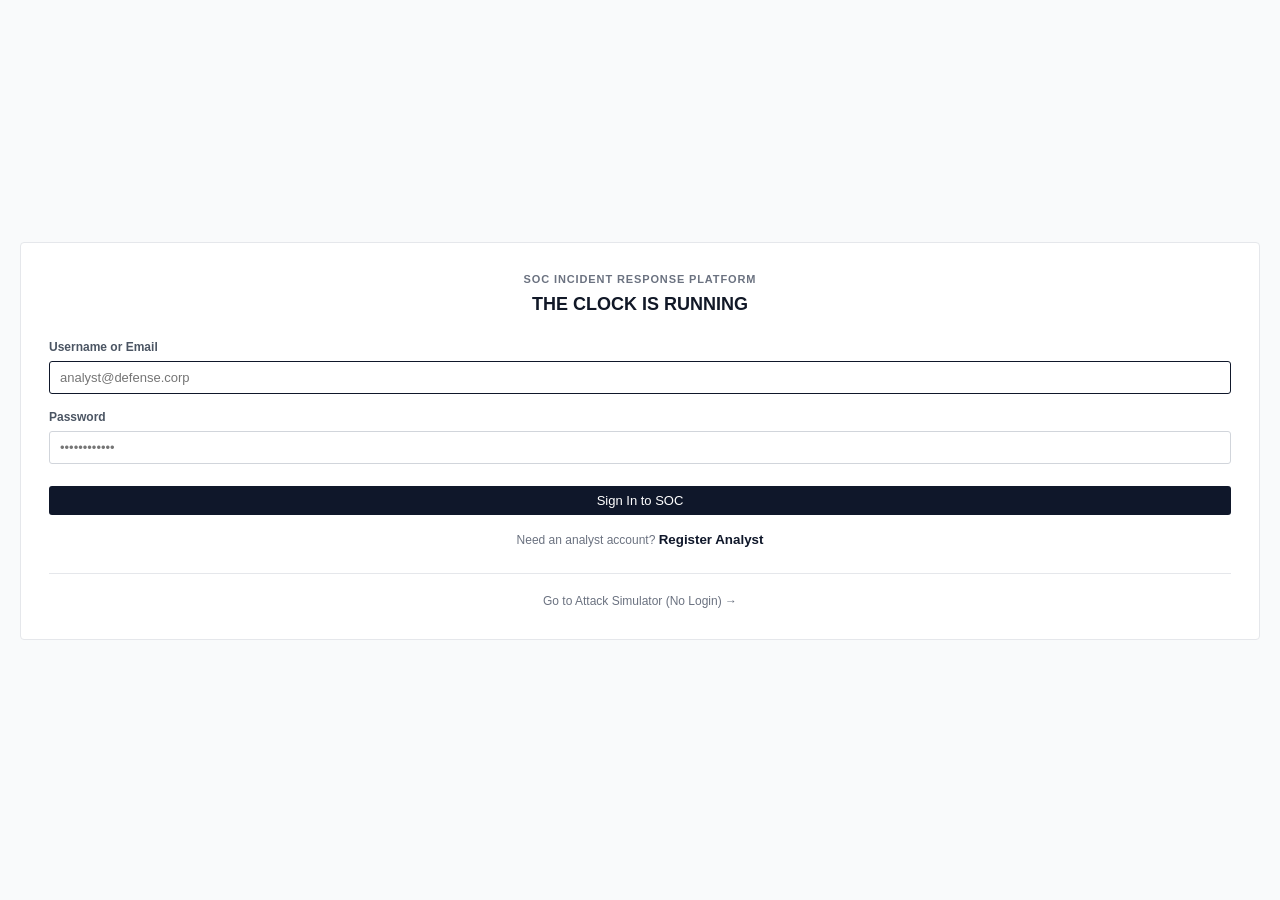
<file: frontend/soc.html>
<!DOCTYPE html>
<html lang="en">
<head>
  <meta charset="UTF-8" />
  <meta name="viewport" content="width=device-width, initial-scale=1.0" />
  <title>SOC Incident Operations — THE CLOCK IS RUNNING</title>
  <link rel="stylesheet" href="css/style.css" />
</head>
<body>

  <div class="app-container">
    <!-- Sidebar -->
    <aside class="sidebar">
      <div>
        <div class="nav-section">
          <span class="nav-label">Operations</span>
          <a href="soc.html" class="nav-item active">
            Incidents
          </a>
        </div>

        <div class="nav-section" style="margin-top: 20px;">
          <span class="nav-label">Tools</span>
          <a href="attack.html" class="nav-item">
            Attack Simulator
          </a>
        </div>
      </div>

      <div style="padding: 10px 8px; border-top: 1px solid var(--border-color); font-size: 11px; color: var(--text-muted);">
        <div>NIST SP 800-61 Rev 2</div>
        <div>72h Countdown Active</div>
      </div>
    </aside>

    <!-- Main Content Area -->
    <div class="main-content">
      <!-- Top Header -->
      <header class="header">
        <div class="header-brand">
          <a href="soc.html" style="display: flex; align-items: center; gap: 8px;">
            <span>THE CLOCK IS RUNNING</span>
          </a>
          <span class="badge-tag">SOC TIER-3</span>
        </div>

        <div class="header-actions">
          <a href="attack.html" class="btn btn-secondary btn-sm">
            Attack Simulator
          </a>
          <div id="header-user-info"></div>
        </div>
      </header>

      <main class="page-body">
        <div class="page-header">
          <div>
            <h1 class="page-title">SOC Incident Operations</h1>
            <p class="page-subtitle">
              Active incident telemetry, 72-hour regulatory countdown tracking, and Tier-3 response queue.
            </p>
          </div>
          <div style="display: flex; gap: 8px;">
            <button id="btn-refresh" class="btn btn-secondary btn-sm">
              Refresh Queue
            </button>
          </div>
        </div>

        <!-- Global Alert for Errors -->
        <div id="soc-error" class="state-error" style="display: none;"></div>

        <!-- Metrics Grid -->
        <div class="metrics-grid">
          <div class="metric-card">
            <div class="metric-label">Active Incidents</div>
            <div id="stat-total" class="metric-value">—</div>
          </div>
          <div class="metric-card">
            <div class="metric-label">Critical (P1) Priority</div>
            <div id="stat-p1" class="metric-value" style="color: #b91c1c;">—</div>
          </div>
          <div class="metric-card">
            <div class="metric-label">High (P2) Priority</div>
            <div id="stat-p2" class="metric-value" style="color: #c2410c;">—</div>
          </div>
          <div class="metric-card">
            <div class="metric-label">Open / In Progress</div>
            <div id="stat-open" class="metric-value">—</div>
          </div>
          <div class="metric-card">
            <div class="metric-label">Contained / Eradicated</div>
            <div id="stat-contained" class="metric-value">—</div>
          </div>
        </div>

        <!-- Filters Bar -->
        <div class="panel" style="padding: 12px 16px; display: flex; gap: 14px; align-items: center; flex-wrap: wrap;">
          <div style="flex: 1; min-width: 220px;">
            <input type="text" id="input-search" class="form-input" placeholder="Search incidents by title, ID, or vector..." style="padding: 6px 10px; font-size: 13px;" />
          </div>
          <div style="display: flex; gap: 8px; align-items: center;">
            <span style="font-size: 12px; font-weight: 600; color: var(--text-secondary);">Filters:</span>
            <select id="filter-status" class="form-select" style="padding: 6px 8px; font-size: 12px; width: auto;">
              <option value="">All Statuses</option>
              <option value="Open">Open</option>
              <option value="Under Investigation">Under Investigation</option>
              <option value="Contained">Contained</option>
              <option value="Eradicated">Eradicated</option>
              <option value="Recovered">Recovered</option>
              <option value="Closed">Closed</option>
            </select>

            <select id="filter-attack" class="form-select" style="padding: 6px 8px; font-size: 12px; width: auto;">
              <option value="">All Attack Types</option>
              <option value="Brute Force">Brute Force</option>
              <option value="Phishing">Phishing</option>
              <option value="PowerShell">PowerShell</option>
              <option value="DDoS">DDoS</option>
            </select>
          </div>
        </div>

        <!-- Incident Table Container -->
        <div class="panel" style="padding: 0;">
          <div class="panel-header" style="padding: 14px 18px; margin: 0;">
            <h2 class="panel-title">Incident Queue</h2>
            <span id="label-table-count" style="font-size: 12px; color: var(--text-muted);">Loading incidents...</span>
          </div>

          <div id="table-loading" class="state-loading">
            Loading incidents from database...
          </div>

          <div id="table-empty" class="state-empty" style="display: none; margin: 20px;">
            <p>No incidents found matching current filters.</p>
            <p style="margin-top: 8px; font-size: 12px;">
              Use the <a href="attack.html" style="text-decoration: underline;">Attack Simulator</a> to launch controlled scenarios.
            </p>
          </div>

          <div id="table-wrapper" class="table-container" style="display: none; border: none;">
            <table>
              <thead>
                <tr>
                  <th style="width: 80px;">ID</th>
                  <th>Title</th>
                  <th>Attack Vector</th>
                  <th>Status</th>
                  <th>Priority</th>
                  <th>NIST Phase</th>
                  <th>Detected</th>
                  <th>72h Deadline</th>
                  <th style="width: 90px; text-align: right;">Action</th>
                </tr>
              </thead>
              <tbody id="incident-rows">
                <!-- Dynamically rendered -->
              </tbody>
            </table>
          </div>
        </div>
      </main>
    </div>
  </div>

  <script src="js/api.js"></script>
  <script src="js/auth.js"></script>
  <script src="js/soc.js"></script>
</body>
</html>
</file>
<file: frontend/css/style.css>
:root {
  --bg-primary: #ffffff;
  --bg-secondary: #f9fafb;
  --bg-tertiary: #f3f4f6;
  --text-primary: #111827;
  --text-secondary: #4b5563;
  --text-muted: #6b7280;
  --border-color: #e5e7eb;
  --border-dark: #d1d5db;
  --accent: #0f172a;
  --accent-hover: #1e293b;
  --accent-light: #f1f5f9;

  /* Strict SOC status indicators */
  --status-open: #374151;
  --status-investigating: #0369a1;
  --status-contained: #b45309;
  --status-eradicated: #4338ca;
  --status-recovered: #047857;
  --status-closed: #6b7280;

  --p1: #b91c1c;
  --p2: #c2410c;
  --p3: #4b5563;
  --p4: #9ca3af;

  --font-sans: -apple-system, BlinkMacSystemFont, 'Segoe UI', Roboto, Helvetica, Arial, sans-serif;
  --font-mono: 'SFMono-Regular', Consolas, 'Liberation Mono', Menlo, Courier, monospace;
}

* {
  box-sizing: border-box;
  margin: 0;
  padding: 0;
}

body {
  font-family: var(--font-sans);
  background-color: var(--bg-primary);
  color: var(--text-primary);
  font-size: 14px;
  line-height: 1.5;
  -webkit-font-smoothing: antialiased;
}

code, pre, .mono {
  font-family: var(--font-mono);
  font-size: 13px;
}

a {
  color: inherit;
  text-decoration: none;
}

/* Base Layout */
.app-container {
  display: flex;
  min-height: 100vh;
  background-color: var(--bg-primary);
}

.main-content {
  flex: 1;
  display: flex;
  flex-direction: column;
  min-width: 0;
}

/* Header */
.header {
  height: 52px;
  border-bottom: 1px solid var(--border-color);
  background: var(--bg-primary);
  display: flex;
  align-items: center;
  justify-content: space-between;
  padding: 0 20px;
  position: sticky;
  top: 0;
  z-index: 20;
}

.header-brand {
  display: flex;
  align-items: center;
  gap: 12px;
  font-weight: 600;
  letter-spacing: -0.01em;
}

.header-brand .badge-tag {
  font-size: 11px;
  padding: 2px 6px;
  background: var(--bg-secondary);
  border: 1px solid var(--border-color);
  font-weight: 500;
  border-radius: 3px;
}

.header-actions {
  display: flex;
  align-items: center;
  gap: 16px;
}

/* Sidebar */
.sidebar {
  width: 220px;
  border-right: 1px solid var(--border-color);
  background: var(--bg-secondary);
  display: flex;
  flex-direction: column;
  justify-content: space-between;
  padding: 16px 12px;
}

.nav-section {
  display: flex;
  flex-direction: column;
  gap: 4px;
}

.nav-label {
  font-size: 11px;
  font-weight: 600;
  color: var(--text-muted);
  text-transform: uppercase;
  letter-spacing: 0.05em;
  padding: 8px 8px 4px 8px;
}

.nav-item {
  display: flex;
  align-items: center;
  gap: 10px;
  padding: 8px 10px;
  border-radius: 4px;
  font-size: 13px;
  color: var(--text-secondary);
  font-weight: 500;
  transition: all 0.15s ease;
}

.nav-item:hover {
  background: var(--bg-tertiary);
  color: var(--text-primary);
}

.nav-item.active {
  background: var(--accent);
  color: #ffffff;
}

/* Content Area */
.page-body {
  padding: 24px;
  max-width: 1400px;
  width: 100%;
  margin: 0 auto;
}

.page-header {
  display: flex;
  justify-content: space-between;
  align-items: flex-start;
  margin-bottom: 20px;
  padding-bottom: 16px;
  border-bottom: 1px solid var(--border-color);
}

.page-title {
  font-size: 18px;
  font-weight: 600;
  color: var(--text-primary);
  margin-bottom: 4px;
}

.page-subtitle {
  font-size: 13px;
  color: var(--text-muted);
}

/* Cards & Panels */
.panel {
  background: var(--bg-primary);
  border: 1px solid var(--border-color);
  border-radius: 4px;
  padding: 18px;
  margin-bottom: 18px;
}

.panel-header {
  display: flex;
  justify-content: space-between;
  align-items: center;
  margin-bottom: 14px;
  padding-bottom: 10px;
  border-bottom: 1px solid var(--border-color);
}

.panel-title {
  font-size: 14px;
  font-weight: 600;
  color: var(--text-primary);
}

/* Metric summaries */
.metrics-grid {
  display: grid;
  grid-template-columns: repeat(auto-fit, minmax(200px, 1fr));
  gap: 14px;
  margin-bottom: 20px;
}

.metric-card {
  background: var(--bg-primary);
  border: 1px solid var(--border-color);
  border-radius: 4px;
  padding: 14px 16px;
}

.metric-label {
  font-size: 12px;
  color: var(--text-muted);
  font-weight: 500;
  margin-bottom: 6px;
}

.metric-value {
  font-size: 20px;
  font-weight: 600;
  color: var(--text-primary);
}

/* Tables */
.table-container {
  border: 1px solid var(--border-color);
  border-radius: 4px;
  overflow-x: auto;
  background: var(--bg-primary);
}

table {
  width: 100%;
  border-collapse: collapse;
  text-align: left;
  font-size: 13px;
}

th {
  background: var(--bg-secondary);
  color: var(--text-secondary);
  font-weight: 600;
  padding: 10px 14px;
  border-bottom: 1px solid var(--border-color);
  white-space: nowrap;
}

td {
  padding: 12px 14px;
  border-bottom: 1px solid var(--border-color);
  color: var(--text-primary);
}

tr:last-child td {
  border-bottom: none;
}

tr:hover td {
  background: var(--bg-secondary);
}

/* Badges */
.badge {
  display: inline-flex;
  align-items: center;
  padding: 2px 7px;
  border-radius: 3px;
  font-size: 11px;
  font-weight: 600;
  white-space: nowrap;
  border: 1px solid transparent;
}

.badge-default {
  background: var(--bg-secondary);
  color: var(--text-secondary);
  border-color: var(--border-color);
}

.badge-p1 {
  background: #fef2f2;
  color: #991b1b;
  border-color: #fecaca;
}

.badge-p2 {
  background: #fff7ed;
  color: #9a3412;
  border-color: #fed7aa;
}

.badge-p3 {
  background: #f3f4f6;
  color: #374151;
  border-color: #e5e7eb;
}

.badge-p4 {
  background: #f9fafb;
  color: #6b7280;
  border-color: #e5e7eb;
}

.badge-status {
  background: #f8fafc;
  color: var(--text-secondary);
  border-color: var(--border-dark);
}

.badge-overdue {
  background: #fef2f2;
  color: #b91c1c;
  border-color: #fca5a5;
  font-weight: 700;
}

.badge-ok {
  background: #f0fdf4;
  color: #166534;
  border-color: #bbf7d0;
}

/* Buttons */
.btn {
  display: inline-flex;
  align-items: center;
  justify-content: center;
  gap: 6px;
  padding: 6px 12px;
  font-size: 13px;
  font-weight: 500;
  border-radius: 3px;
  cursor: pointer;
  transition: all 0.15s ease;
  border: 1px solid transparent;
  font-family: inherit;
}

.btn-primary {
  background: var(--accent);
  color: #ffffff;
}

.btn-primary:hover {
  background: var(--accent-hover);
}

.btn-secondary {
  background: var(--bg-primary);
  color: var(--text-primary);
  border-color: var(--border-dark);
}

.btn-secondary:hover {
  background: var(--bg-secondary);
}

.btn-danger {
  background: #dc2626;
  color: #ffffff;
}

.btn-danger:hover {
  background: #b91c1c;
}

.btn-sm {
  padding: 4px 8px;
  font-size: 12px;
}

.btn:disabled {
  opacity: 0.5;
  cursor: not-allowed;
}

/* Form Controls */
.form-group {
  margin-bottom: 14px;
}

.form-label {
  display: block;
  font-size: 12px;
  font-weight: 600;
  color: var(--text-secondary);
  margin-bottom: 5px;
}

.form-input, .form-select, .form-textarea {
  width: 100%;
  padding: 8px 10px;
  border: 1px solid var(--border-dark);
  border-radius: 3px;
  font-size: 13px;
  font-family: inherit;
  color: var(--text-primary);
  background: #ffffff;
}

.form-input:focus, .form-select:focus, .form-textarea:focus {
  outline: none;
  border-color: var(--accent);
}

/* Tabs */
.tabs {
  display: flex;
  gap: 2px;
  border-bottom: 1px solid var(--border-color);
  margin-bottom: 18px;
}

.tab {
  background: none;
  border: none;
  padding: 8px 16px;
  font-size: 13px;
  font-weight: 500;
  color: var(--text-muted);
  cursor: pointer;
  border-bottom: 2px solid transparent;
  transition: all 0.15s ease;
  font-family: inherit;
}

.tab:hover {
  color: var(--text-primary);
}

.tab.active {
  color: var(--accent);
  border-bottom-color: var(--accent);
  font-weight: 600;
}

/* 72-Hour Clock Display */
.clock-display {
  display: flex;
  align-items: center;
  gap: 16px;
  padding: 12px 16px;
  background: var(--bg-secondary);
  border: 1px solid var(--border-color);
  border-radius: 4px;
}

.clock-timer {
  font-family: var(--font-mono);
  font-size: 22px;
  font-weight: 600;
  letter-spacing: -0.02em;
}

/* Status States */
.state-loading {
  padding: 40px;
  text-align: center;
  color: var(--text-muted);
  font-size: 13px;
}

.state-empty {
  padding: 40px;
  text-align: center;
  color: var(--text-muted);
  background: var(--bg-secondary);
  border: 1px dashed var(--border-color);
  border-radius: 4px;
}

.state-error {
  padding: 14px;
  background: #fef2f2;
  border: 1px solid #fecaca;
  color: #991b1b;
  border-radius: 4px;
  margin-bottom: 16px;
  font-size: 13px;
}

/* Advisory Box */
.advisory-box {
  background: #fffbeb;
  border: 1px solid #fef3c7;
  border-left: 3px solid #d97706;
  padding: 10px 14px;
  font-size: 12px;
  color: #92400e;
  margin-bottom: 14px;
  border-radius: 2px;
}

/* Simple Grid */
.grid-2 {
  display: grid;
  grid-template-columns: 1fr 1fr;
  gap: 18px;
}

@media (max-width: 900px) {
  .grid-2 {
    grid-template-columns: 1fr;
  }
  .app-container {
    flex-direction: column;
  }
  .sidebar {
    width: 100%;
    border-right: none;
    border-bottom: 1px solid var(--border-color);
  }
}
</file>
